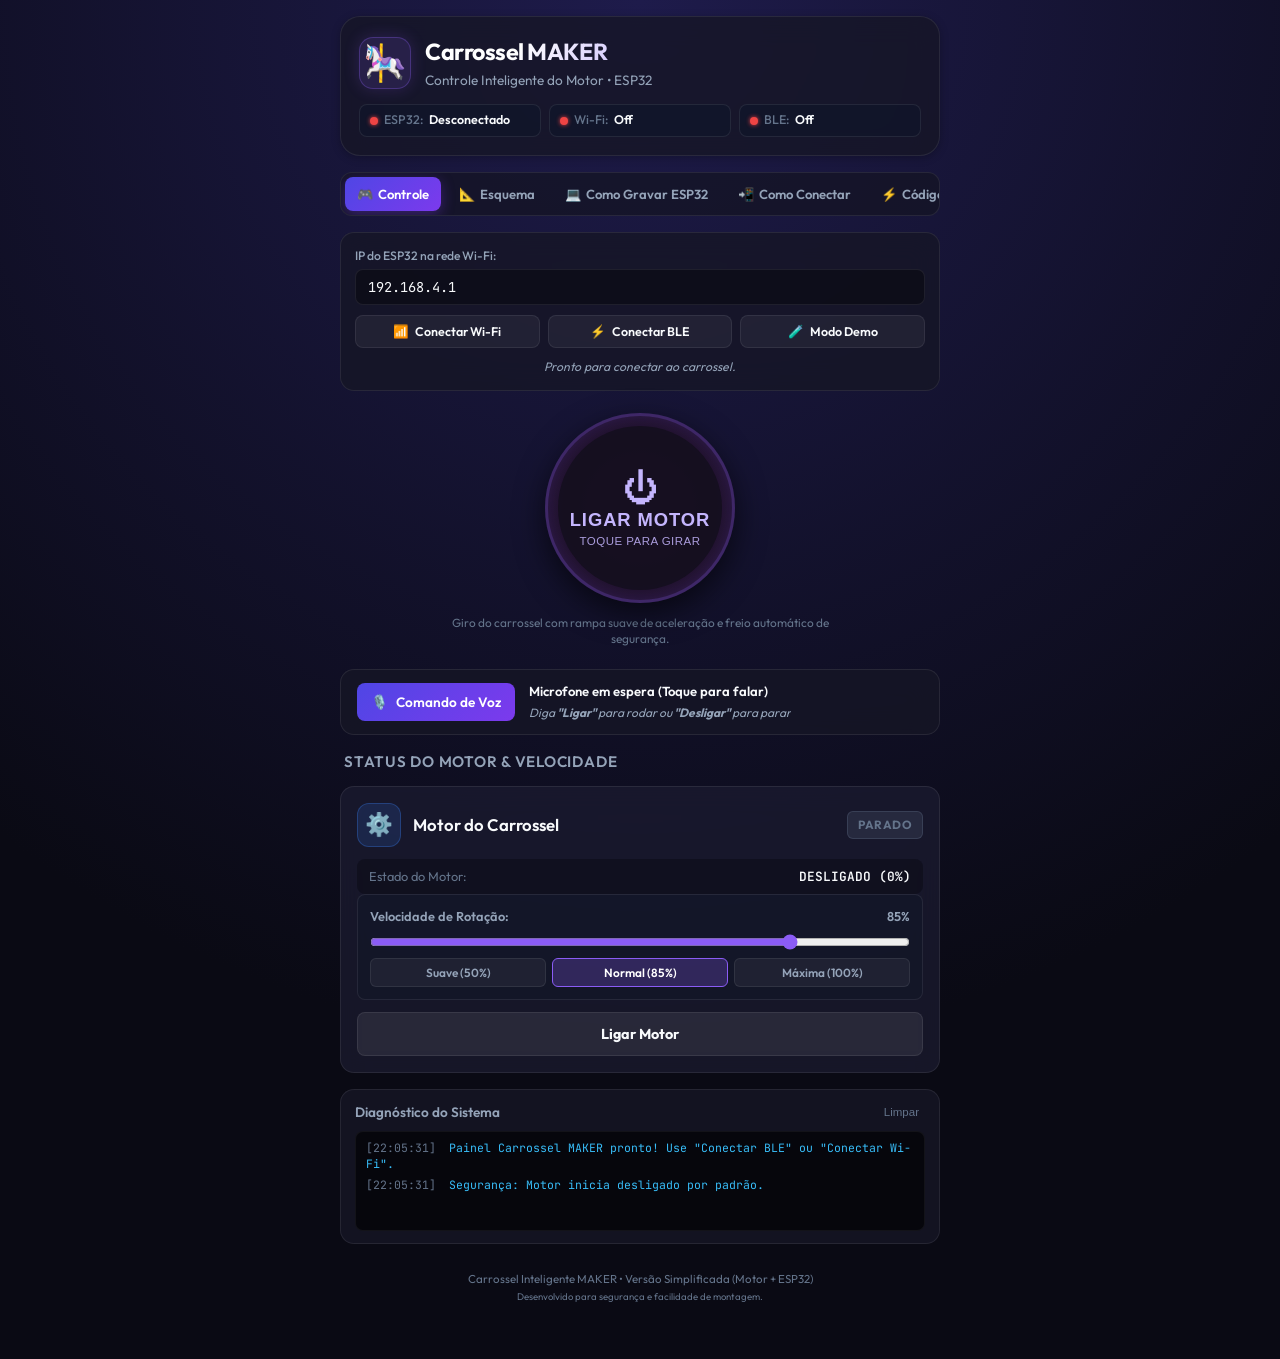
<file: index.html>
<!DOCTYPE html>
<html lang="pt-BR">
<head>
  <meta charset="UTF-8" />
  <meta name="viewport" content="width=device-width, initial-scale=1.0, maximum-scale=1.0, user-scalable=no" />
  <title>Carrossel MAKER • Controle do Motor & Guias</title>
  <link rel="preconnect" href="https://fonts.googleapis.com">
  <link rel="preconnect" href="https://fonts.gstatic.com" crossorigin>
  <link href="https://fonts.googleapis.com/css2?family=Outfit:wght@300;400;500;600;700;800&family=JetBrains+Mono:wght@400;500;600&display=swap" rel="stylesheet">
  <link rel="stylesheet" href="styles.css?v=4.0" />
</head>
<body>
  <div class="app-wrapper">
    <!-- Header com Marca e Status de Conexão -->
    <header class="header-card">
      <div class="header-brand">
        <div class="brand-icon">🎠</div>
        <div>
          <h1>Carrossel MAKER</h1>
          <p class="subtitle">Controle Inteligente do Motor • ESP32</p>
        </div>
      </div>

      <!-- Barra de Status de Conectividade -->
      <div class="connectivity-bar">
        <div class="conn-pill" id="pill-esp" title="Status geral de comunicação">
          <span class="status-dot dot-offline" id="dot-esp"></span>
          <span class="conn-label">ESP32:</span>
          <span class="conn-state" id="txt-esp">Desconectado</span>
        </div>

        <div class="conn-pill" id="pill-wifi" title="Conexão Wi-Fi (WebSocket/HTTP)">
          <span class="status-dot dot-offline" id="dot-wifi"></span>
          <span class="conn-label">Wi-Fi:</span>
          <span class="conn-state" id="txt-wifi">Off</span>
        </div>

        <div class="conn-pill" id="pill-ble" title="Conexão Bluetooth Low Energy">
          <span class="status-dot dot-offline" id="dot-ble"></span>
          <span class="conn-label">BLE:</span>
          <span class="conn-state" id="txt-ble">Off</span>
        </div>
      </div>

      <!-- Aviso de Modo Demonstracao -->
      <div class="demo-banner hidden" id="demo-banner">
        <span class="demo-icon">🧪</span>
        <div class="demo-text">
          <strong>MODO DEMONSTRAÇÃO ATIVO</strong>
          <small>Respostas simuladas na tela para você testar antes de conectar o ESP32 real.</small>
        </div>
      </div>
    </header>

    <!-- Barra de Navegação por Abas -->
    <nav class="tabs-nav" role="tablist">
      <button class="tab-btn active" id="tab-btn-control" data-tab="tab-control" role="tab">
        <span class="tab-icon">🎮</span> Controle
      </button>
      <button class="tab-btn" id="tab-btn-schematics" data-tab="tab-schematics" role="tab">
        <span class="tab-icon">📐</span> Esquema
      </button>
      <button class="tab-btn" id="tab-btn-prog" data-tab="tab-prog" role="tab">
        <span class="tab-icon">💻</span> Como Gravar ESP32
      </button>
      <button class="tab-btn" id="tab-btn-connect" data-tab="tab-connect" role="tab">
        <span class="tab-icon">📲</span> Como Conectar
      </button>
      <button class="tab-btn" id="tab-btn-config" data-tab="tab-config" role="tab">
        <span class="tab-icon">⚡</span> Código Arduino
      </button>
    </nav>

    <!-- ==================================================================== -->
    <!-- ABA 1: CONTROLE DO MOTOR                                             -->
    <!-- ==================================================================== -->
    <main class="tab-pane active" id="tab-control" role="tabpanel">
      <!-- Painel de Conexão Rápida -->
      <section class="conn-actions-card">
        <div class="input-group">
          <label for="input-esp-ip">IP do ESP32 na rede Wi-Fi:</label>
          <input type="text" id="input-esp-ip" placeholder="Ex: 192.168.4.1" value="192.168.4.1" />
        </div>
        <div class="conn-buttons">
          <button id="btn-connect-wifi" class="btn-action btn-wifi">
            <span class="btn-icon">📶</span> Conectar Wi-Fi
          </button>
          <button id="btn-connect-ble" class="btn-action btn-ble">
            <span class="btn-icon">⚡</span> Conectar BLE
          </button>
          <button id="btn-toggle-demo" class="btn-action btn-demo">
            <span class="btn-icon">🧪</span> Modo Demo
          </button>
        </div>
        <div id="conn-feedback" class="conn-feedback">Pronto para conectar ao carrossel.</div>
      </section>

      <!-- Botão Mestre Geral do Motor (LIGAR / DESLIGAR) -->
      <section class="master-control-section">
        <div class="master-btn-container">
          <button id="btn-master" class="master-button master-off" aria-label="Ligar ou Parar Motor do Carrossel">
            <div class="master-inner-ring">
              <div class="master-power-icon">⏻</div>
              <div class="master-title" id="master-title">LIGAR MOTOR</div>
              <div class="master-sub" id="master-sub">Toque para girar</div>
            </div>
          </button>
        </div>
        <p class="master-hint">Giro do carrossel com rampa suave de aceleração e freio automático de segurança.</p>
      </section>

      <!-- Seção de Comando de Voz -->
      <section class="voice-section">
        <div class="voice-card">
          <button id="btn-voice" class="btn-voice" title="Pressione e fale 'Ligar' ou 'Desligar'">
            <span class="voice-mic-icon">🎙️</span>
            <span class="voice-btn-text" id="voice-btn-text">Comando de Voz</span>
          </button>
          <div class="voice-info">
            <div class="voice-status" id="voice-status">Microfone em espera (Toque para falar)</div>
            <div class="voice-transcript" id="voice-transcript">Diga <strong>"Ligar"</strong> para rodar ou <strong>"Desligar"</strong> para parar</div>
          </div>
        </div>
      </section>

      <!-- Card de Status do Motor & Ajuste de Velocidade -->
      <section class="components-grid">
        <h2 class="section-title">Status do Motor & Velocidade</h2>

        <div class="component-card" id="card-motor">
          <div class="comp-header">
            <div class="comp-icon-box motor-color">⚙️</div>
            <div class="comp-info">
              <h3>Motor do Carrossel</h3>
              <span class="comp-state-badge badge-off" id="badge-motor">PARADO</span>
            </div>
          </div>

          <div class="comp-body">
            <div class="comp-real-state">
              <span class="telemetry-label">Estado do Motor:</span>
              <span class="telemetry-value" id="real-motor">DESLIGADO (0%)</span>
            </div>

            <!-- Ajuste Rápido de Velocidade do Motor -->
            <div class="speed-control-box">
              <label for="motor-speed-slider">Velocidade de Rotação: <span id="speed-display">85%</span></label>
              <input type="range" id="motor-speed-slider" min="30" max="100" value="85" step="5" />
              <div class="speed-presets">
                <button type="button" class="btn-preset" data-speed="50">Suave (50%)</button>
                <button type="button" class="btn-preset active" data-speed="85">Normal (85%)</button>
                <button type="button" class="btn-preset" data-speed="100">Máxima (100%)</button>
              </div>
            </div>
          </div>

          <div class="comp-footer">
            <button id="btn-toggle-motor" class="btn-toggle btn-toggle-off">Ligar Motor</button>
          </div>
        </div>
      </section>

      <!-- Console de Eventos, Diagnóstico e Segurança -->
      <section class="diagnostics-card">
        <div class="diag-header">
          <h3>Diagnóstico do Sistema</h3>
          <button id="btn-clear-log" class="btn-clear">Limpar</button>
        </div>
        <div id="event-log" class="event-log" role="log" aria-live="polite"></div>
      </section>
    </main>

    <!-- ==================================================================== -->
    <!-- ABA 2: ESQUEMA COMPLETO DO MOTOR                                     -->
    <!-- ==================================================================== -->
    <section class="tab-pane" id="tab-schematics" role="tabpanel">
      <div class="schematic-card">
        <h2>Esquema Elétrico: Apenas Motor + ESP32</h2>
        <p class="schematic-intro">
          Como o projeto foi simplificado para <strong>apenas o motor</strong>, veja exatamente como ligar sem risco de queimar o ESP32.
        </p>

        <!-- Alerta Vermelho Crítico -->
        <div class="warning-banner-crit">
          🚨 <strong>REGRA FUNDAMENTAL DE ELETRÔNICA:</strong><br>
          <strong>NUNCA ligue os fios do motor diretamente nos pinos (GPIOs) do ESP32!</strong><br>
          O pino do ESP32 só aguenta 12mA. O motorzinho elétrico puxa entre 200mA e 1000mA. Ligue sempre através de um <strong>Módulo Relé</strong> ou <strong>Módulo Transistor/MOSFET</strong>!
        </div>

        <!-- Seletor das 2 Formas Mais Fáceis de Ligar -->
        <div class="circuit-switch-box">
          <label><strong>Escolha o componente que você tem em mãos:</strong></label>
          <div class="circuit-options">
            <button class="btn-circuit-opt active" data-circuit="relay">
              🔌 Opção 1: Módulo Relé (Mais Fácil de Todos)
            </button>
            <button class="btn-circuit-opt" data-circuit="mosfet">
              ⚡ Opção 2: Módulo Transistor/MOSFET (Com Velocidade)
            </button>
          </div>
        </div>

        <!-- Detalhe do Circuito com Relé -->
        <div id="circuit-detail-relay" class="circuit-detail-box">
          <h3>Ligação com Módulo Relé de 1 Canal (Recomendado pela simplicidade)</h3>
          <p>O relé funciona como um interruptor liga/desliga acionado pelo ESP32 com isolamento total.</p>
          <div class="wiring-steps-list">
            <div class="step-item">
              <span class="step-num">1</span>
              <div>
                <strong>Ligar o Relé no ESP32:</strong>
                <ul>
                  <li>Pino <strong>VCC (ou DC+)</strong> do Relé ➔ Pino <strong>VIN (5V)</strong> do ESP32</li>
                  <li>Pino <strong>GND (ou DC-)</strong> do Relé ➔ Pino <strong>GND</strong> do ESP32</li>
                  <li>Pino <strong>IN</strong> do Relé ➔ Pino <strong>GPIO 25</strong> do ESP32</li>
                </ul>
              </div>
            </div>
            <div class="step-item">
              <span class="step-num">2</span>
              <div>
                <strong>Ligar o Motor e a Bateria no Relé:</strong>
                <ul>
                  <li>Polo <strong>Positivo (+)</strong> da Bateria/Fonte ➔ Terminal <strong>COM (Comum)</strong> do Relé</li>
                  <li>Terminal <strong>NA (Normalmente Aberto)</strong> do Relé ➔ Fio Positivo do Motor</li>
                  <li>Fio Negativo do Motor ➔ Polo <strong>Negativo (-)</strong> da Bateria/Fonte</li>
                  <li>Polo <strong>Negativo (-)</strong> da Bateria/Fonte ➔ Conecte também no <strong>GND</strong> do ESP32 (GND Comum)</li>
                </ul>
              </div>
            </div>
          </div>
        </div>

        <!-- Detalhe do Circuito com Transistor/MOSFET -->
        <div id="circuit-detail-mosfet" class="circuit-detail-box hidden">
          <h3>Ligação com Módulo Transistor / MOSFET (Permite Velocidade Suave)</h3>
          <p>Usando um transistor NPN (TIP120) ou módulo MOSFET (IRLZ44N), você controla tanto o liga/desliga quanto a velocidade de rotação.</p>
          <div class="wiring-steps-list">
            <div class="step-item">
              <span class="step-num">1</span>
              <div>
                <strong>Pinos de Controle:</strong>
                <ul>
                  <li>Pino <strong>SIG / Gate / Base</strong> ➔ Pino <strong>GPIO 25</strong> do ESP32 (com resistor de 220Ω a 1kΩ)</li>
                  <li>Pino <strong>GND</strong> do Módulo ➔ Pino <strong>GND</strong> do ESP32</li>
                </ul>
              </div>
            </div>
            <div class="step-item">
              <span class="step-num">2</span>
              <div>
                <strong>Alimentação do Motor:</strong>
                <ul>
                  <li>Fio Positivo do Motor ➔ Polo <strong>Positivo (+)</strong> da sua bateria (4.5V a 6V)</li>
                  <li>Fio Negativo do Motor ➔ Terminal <strong>Dreno (D) / Coletor</strong> do Transistor</li>
                  <li>Dica: Coloque um diodo comum (1N4007) invertido entre os dois polos do motor para evitar faíscas que resetem o ESP32!</li>
                </ul>
              </div>
            </div>
          </div>
        </div>

        <!-- Alimentação: Pilhas vs Fonte -->
        <div class="power-selector-box">
          <h3>🔋 Como Alimentar o Carrossel?</h3>
          <div class="power-cards-grid">
            <div class="p-card">
              <h4>Opção 1: Pilhas ou Baterias (Portátil)</h4>
              <p>• <strong>Suporte para 4 Pilhas AA (6V):</strong> Ligue o positivo das pilhas no motor e o negativo no GND comum.</p>
              <p>• <strong>Power Bank de Celular (5V):</strong> Ligue um cabo micro-USB direto no ESP32. Se o motor for de 5V, ele pode usar a mesma energia pelo pino VIN!</p>
              <p class="p-warn">⚠️ <em>Evite bateria quadrada de 9V: ela não tem corrente para motores e acaba em 5 minutos.</em></p>
            </div>
            <div class="p-card">
              <h4>Opção 2: Fonte de Celular na Tomada (Mais Estável)</h4>
              <p>• Use uma <strong>fonte de carregador de celular (5V / 2A)</strong> com cabo USB conectado no ESP32.</p>
              <p>• Você pode puxar os 5V do pino VIN do ESP32 para alimentar o motorzinho simples sem precisar de pilhas.</p>
              <p>• Ideal para testes na bancada ou feiras escolares.</p>
            </div>
          </div>
        </div>
      </div>
    </section>

    <!-- ==================================================================== -->
    <!-- ABA 3: TUTORIAL - COMO GRAVAR O ESP32 NO COMPUTADOR                  -->
    <!-- ==================================================================== -->
    <section class="tab-pane" id="tab-prog" role="tabpanel">
      <div class="guide-card">
        <h2>Tutorial: Como Gravar o ESP32 no PC (Sem Stress!)</h2>
        <p class="guide-intro">
          Gravar o ESP32 pela primeira vez pode ser chato por causa de drivers e portas COM. Siga este passo a passo à prova de erros:
        </p>

        <div class="guide-steps">
          <!-- Passo 1 -->
          <div class="guide-step">
            <div class="step-badge">Passo 1</div>
            <div class="step-content">
              <h3>Atenção ao Cabo USB (A Maior Pegadinha!)</h3>
              <p>Muitos cabos USB que vêm em caixinhas de fone ou brinquedos <strong>só servem para carregar bateria e NÃO passam dados</strong>.</p>
              <p>👉 Certifique-se de usar um cabo USB de boa qualidade que passe dados (como o cabo que você usa para passar fotos do celular pro computador).</p>
            </div>
          </div>

          <!-- Passo 2 -->
          <div class="guide-step">
            <div class="step-badge">Passo 2</div>
            <div class="step-content">
              <h3>Instalar o Driver USB no Windows (CH340 ou CP2102)</h3>
              <p>Quando você conecta o ESP32 na USB, o Windows precisa de um programinha (driver) para criar a <strong>Porta COM</strong>:</p>
              <ul>
                <li>Se a sua plaquinha ESP32 tem um chip quadradinho perto da USB escrito <strong>CH340</strong> ou <strong>CH340G</strong>: instale o <a href="https://www.wch-ic.com/downloads/CH341SER_EXE.html" target="_blank" rel="noopener">Driver CH340 Oficial</a>.</li>
                <li>Se o chip for o <strong>CP2102</strong> (Silicon Labs): instale o <a href="https://www.silabs.com/developers/usb-to-uart-bridge-vcp-drivers" target="_blank" rel="noopener">Driver CP2102 Oficial</a>.</li>
              </ul>
              <p>💡 <em>Como saber se deu certo?</em> Abra o <strong>Gerenciador de Dispositivos</strong> do Windows e veja se em <strong>Portas (COM e LPT)</strong> aparece algo como <code>Silicon Labs CP210x (COM3)</code> ou <code>USB-SERIAL CH340 (COM4)</code> sem triângulo amarelo.</p>
            </div>
          </div>

          <!-- Passo 3 -->
          <div class="guide-step">
            <div class="step-badge">Passo 3</div>
            <div class="step-content">
              <h3>Configurar a Arduino IDE</h3>
              <ol>
                <li>Abra a <strong>Arduino IDE</strong> no computador.</li>
                <li>Vá em <strong>Arquivo ➔ Preferências</strong>.</li>
                <li>No campo <em>"URLs do Gerenciador de Placas Adicionais"</em>, cole o link oficial da Espressif:<br>
                  <code class="code-inline">https://raw.githubusercontent.com/espressif/arduino-esp32/gh-pages/package_esp32_index.json</code>
                </li>
                <li>Clique em <strong>OK</strong>.</li>
                <li>Agora vá em <strong>Ferramentas ➔ Placa ➔ Gerenciador de Placas</strong>, pesquise por <strong>esp32</strong> e clique em <strong>Instalar</strong>.</li>
                <li>Instale também as bibliotecas no menu <strong>Ferramentas ➔ Gerenciar Bibliotecas</strong>:<br>
                  - <strong>ArduinoJson</strong> (versão 6.x)<br>
                  - <strong>WebSockets</strong> (por Markus Sattler)
                </li>
              </ol>
            </div>
          </div>

          <!-- Passo 4 -->
          <div class="guide-step highlight-step">
            <div class="step-badge">Passo 4</div>
            <div class="step-content">
              <h3>O Pulo do Gato: Erro "Failed to connect to ESP32: Timed out"</h3>
              <p>Muitas placas ESP32 têm um capacitor que não entra no modo de gravação sozinho. Quando você clica na setinha de Carregar, o programa compila e começa a mostrar:</p>
              <pre class="terminal-box">Connecting........_____....._____.....</pre>
              <p>👉 <strong>O que fazer se aparecer isso:</strong><br>
              Na placa ESP32 existem dois botõezinhos pretos: um escrito <strong>EN (ou RST)</strong> e outro escrito <strong>BOOT (ou IO0)</strong>.<br>
              Assim que o computador começar a mostrar <code>Connecting........</code>, <strong>aperte e segure o botão BOOT por 2 segundos e solte</strong>. A gravação começará imediatamente (mostrando <code>Writing at 0x00010000... (100%)</code>). Pronto!</p>
            </div>
          </div>
        </div>
      </div>
    </section>

    <!-- ==================================================================== -->
    <!-- ABA 4: TUTORIAL - COMO CONECTAR O CARROSSEL COM O SITE               -->
    <!-- ==================================================================== -->
    <section class="tab-pane" id="tab-connect" role="tabpanel">
      <div class="guide-card">
        <h2>Tutorial: Como Conectar o Carrossel com o Site</h2>
        <p class="guide-intro">
          Você tem duas formas muito fáceis de controlar o carrossel pelo celular ou computador:
        </p>

        <div class="guide-steps">
          <!-- Método 1: Wi-Fi -->
          <div class="guide-step">
            <div class="step-badge">Opção 1</div>
            <div class="step-content">
              <h3>Conexão Direta por Wi-Fi (Não precisa de internet de casa!)</h3>
              <p>O próprio ESP32 cria sua própria rede Wi-Fi como se fosse um mini-roteador portátil:</p>
              <ol>
                <li>Ligue o ESP32 na bateria ou no carregador de celular.</li>
                <li>No seu celular, abra as <strong>Configurações de Wi-Fi</strong>.</li>
                <li>Procure a rede chamada: <strong><code>Carrossel_Maker_ESP32</code></strong>.</li>
                <li>Digite a senha: <strong><code>carrossel123</code></strong> e conecte.</li>
                <li>Se o celular avisar <em>"Rede sem internet, deseja continuar conectado?"</em>, toque em <strong>SIM</strong>.</li>
                <li>Agora abra o site do carrossel (ou digite o IP <strong>192.168.4.1</strong>) e toque em <strong>"Conectar Wi-Fi"</strong>.</li>
                <li>A bolinha do Wi-Fi e do ESP32 ficarão verdes e você já pode controlar!</li>
              </ol>
            </div>
          </div>

          <!-- Método 2: Bluetooth BLE -->
          <div class="guide-step">
            <div class="step-badge">Opção 2</div>
            <div class="step-content">
              <h3>Conexão por Bluetooth BLE (Sem sair da internet)</h3>
              <p>Ideal se você quiser usar os dados móveis (4G/5G) no celular enquanto controla o brinquedo:</p>
              <ol>
                <li>Ligue o <strong>Bluetooth</strong> do seu celular.</li>
                <li>Abra este site no navegador <strong>Google Chrome</strong> (Android ou PC).</li>
                <li>Clique no botão <strong>⚡ Conectar BLE</strong> no painel.</li>
                <li>Uma janelinha vai abrir mostrando os aparelhos próximos. Selecione <strong>Carrossel_Maker_BLE</strong> e clique em <strong>Parear</strong>.</li>
                <li>Pronto! Conectado instantaneamente sem precisar mexer no Wi-Fi.</li>
              </ol>
            </div>
          </div>

          <!-- Método 3: Modo Demo -->
          <div class="guide-step">
            <div class="step-badge">Opção 3</div>
            <div class="step-content">
              <h3>Modo Demonstração (Para Testar Antes de Montar)</h3>
              <p>Quer ver como o botão mestre e o microfone respondem na tela mesmo sem o ESP32 por perto?</p>
              <p>Basta tocar no botão <strong>🧪 Modo Demo</strong>. O sistema simula as respostas na tela para você testar a fala e os botões à vontade!</p>
            </div>
          </div>
        </div>
      </div>
    </section>

    <!-- ==================================================================== -->
    <!-- ABA 5: GERADOR DE CÓDIGO ARDUINO (SIMPLES, 100% FUNCIONAL)          -->
    <!-- ==================================================================== -->
    <section class="tab-pane" id="tab-config" role="tabpanel">
      <div class="config-card">
        <h2>Código Completo para o ESP32 (Arduino IDE)</h2>
        <p class="config-intro">
          Este é o código exclusivo para <strong>ligar e desligar o motor</strong> pelo site e por voz. Basta clicar no botão de copiar, colar na Arduino IDE e gravar no ESP32!
        </p>

        <div class="generator-actions">
          <button type="button" id="btn-copy-code" class="btn-primary-generate">
            📋 COPIAR CÓDIGO COMPLETO (1 CLIQUE)
          </button>
          <span id="copy-status" class="copy-status"></span>
        </div>

        <!-- Caixa com o Código Gerado Pronto para Copiar e Colar -->
        <div class="code-output-container">
          <textarea id="generated-code-box" class="code-box" readonly spellcheck="false"></textarea>
          <p class="code-instructions">
            <strong>Instruções simples:</strong><br>
            1. Abra a Arduino IDE.<br>
            2. Crie um arquivo novo (Ctrl + N).<br>
            3. Apague tudo o que estiver escrito e <strong>cole o código acima</strong>.<br>
            4. Em <em>Ferramentas ➔ Placa</em>, escolha <strong>ESP32 Dev Module</strong>.<br>
            5. Em <em>Ferramentas ➔ Porta</em>, escolha a sua porta COM.<br>
            6. Clique no botão de <strong>Carregar (Seta para a direita ➔)</strong>.
          </p>
        </div>
      </div>
    </section>

    <!-- Rodapé Geral -->
    <footer class="app-footer">
      <p>Carrossel Inteligente MAKER • Versão Simplificada (Motor + ESP32)</p>
      <small>Desenvolvido para segurança e facilidade de montagem.</small>
    </footer>
  </div>

  <script src="voice.js?v=4.4"></script>
  <script src="comm.js?v=4.4"></script>
  <script src="app.js?v=4.4"></script>
</body>
</html>
</file>
<file: styles.css>
/* ==========================================================================
   CARROSSEL INTELIGENTE MAKER - DESIGN SYSTEM V4.0 (SIMPLIFICADO)
   Foco exclusivo no motor: Controle, Esquemas, Tutoriais e Gerador Arduino
   ========================================================================== */

:root {
  /* Cores Principais */
  --bg-deep: #0a0a14;
  --bg-surface: rgba(22, 22, 38, 0.78);
  --bg-card: rgba(30, 30, 52, 0.65);
  --bg-card-hover: rgba(40, 40, 68, 0.85);
  --border-subtle: rgba(255, 255, 255, 0.08);
  --border-active: rgba(147, 112, 219, 0.4);

  /* Acentos de Status */
  --accent-purple: #8b5cf6;
  --accent-cyan: #06b6d4;
  --accent-amber: #f59e0b;
  --color-success: #10b981;
  --color-danger: #ef4444;
  --color-warning: #f59e0b;
  --color-off: #64748b;

  /* Tipografia */
  --font-main: 'Outfit', -apple-system, BlinkMacSystemFont, sans-serif;
  --font-mono: 'JetBrains Mono', monospace;
  --text-primary: #f8fafc;
  --text-secondary: #94a3b8;
  --text-muted: #64748b;

  /* Sombras & Efeitos */
  --shadow-sm: 0 2px 8px rgba(0, 0, 0, 0.25);
  --shadow-glow-purple: 0 0 24px rgba(139, 92, 246, 0.35);
  --shadow-glow-green: 0 0 30px rgba(16, 185, 129, 0.45);
  --backdrop-blur: blur(14px);
  --radius-lg: 20px;
  --radius-md: 14px;
  --radius-sm: 8px;
  --transition-smooth: all 0.25s cubic-bezier(0.4, 0, 0.2, 1);
}

/* Reset Global */
*, *::before, *::after {
  box-sizing: border-box;
  margin: 0;
  padding: 0;
  -webkit-tap-highlight-color: transparent;
}

body {
  font-family: var(--font-main);
  background: radial-gradient(circle at 50% 0%, #1e1b4b 0%, #0a0a14 70%);
  color: var(--text-primary);
  min-height: 100vh;
  display: flex;
  justify-content: center;
  align-items: flex-start;
  padding: 16px;
  line-height: 1.5;
}

.app-wrapper {
  width: 100%;
  max-width: 600px;
  display: flex;
  flex-direction: column;
  gap: 16px;
  padding-bottom: 30px;
}

/* ==========================================================================
   Header Card & Connectivity Bar
   ========================================================================== */
.header-card {
  background: var(--bg-surface);
  backdrop-filter: var(--backdrop-blur);
  -webkit-backdrop-filter: var(--backdrop-blur);
  border: 1px solid var(--border-subtle);
  border-radius: var(--radius-lg);
  padding: 18px;
  box-shadow: var(--shadow-sm);
  display: flex;
  flex-direction: column;
  gap: 14px;
}

.header-brand {
  display: flex;
  align-items: center;
  gap: 14px;
}

.brand-icon {
  font-size: 2.2rem;
  background: rgba(139, 92, 246, 0.15);
  border: 1px solid rgba(139, 92, 246, 0.3);
  border-radius: 14px;
  width: 52px;
  height: 52px;
  display: flex;
  align-items: center;
  justify-content: center;
  box-shadow: 0 0 16px rgba(139, 92, 246, 0.2);
}

.header-brand h1 {
  font-size: 1.45rem;
  font-weight: 700;
  letter-spacing: -0.02em;
  background: linear-gradient(135deg, #ffffff 40%, #c4b5fd 100%);
  -webkit-background-clip: text;
  -webkit-text-fill-color: transparent;
}

.subtitle {
  font-size: 0.85rem;
  color: var(--text-secondary);
  font-weight: 400;
}

/* Connectivity Pills */
.connectivity-bar {
  display: grid;
  grid-template-columns: repeat(3, 1fr);
  gap: 8px;
}

.conn-pill {
  background: rgba(15, 23, 42, 0.6);
  border: 1px solid var(--border-subtle);
  border-radius: var(--radius-sm);
  padding: 6px 10px;
  display: flex;
  align-items: center;
  gap: 6px;
  font-size: 0.78rem;
  font-weight: 500;
  transition: var(--transition-smooth);
}

.conn-label { color: var(--text-muted); }
.conn-state { font-weight: 600; overflow: hidden; text-overflow: ellipsis; white-space: nowrap; }

.status-dot {
  width: 8px;
  height: 8px;
  border-radius: 50%;
  flex-shrink: 0;
  transition: var(--transition-smooth);
}
.dot-online { background-color: var(--color-success); box-shadow: 0 0 8px var(--color-success); }
.dot-offline { background-color: var(--color-danger); box-shadow: 0 0 4px var(--color-danger); }
.dot-warn { background-color: var(--color-warning); box-shadow: 0 0 8px var(--color-warning); }

/* Banner de Demonstração */
.demo-banner {
  background: linear-gradient(135deg, rgba(245, 158, 11, 0.15), rgba(217, 119, 6, 0.08));
  border: 1px solid rgba(245, 158, 11, 0.4);
  border-radius: var(--radius-sm);
  padding: 10px 12px;
  display: flex;
  align-items: center;
  gap: 10px;
}
.demo-banner.hidden { display: none; }
.demo-icon { font-size: 1.2rem; }
.demo-text strong { display: block; font-size: 0.82rem; color: #fcd34d; letter-spacing: 0.03em; }
.demo-text small { font-size: 0.74rem; color: #fde68a; line-height: 1.2; }

/* ==========================================================================
   Navegação por Abas (Tabs)
   ========================================================================== */
.tabs-nav {
  display: flex;
  gap: 6px;
  background: rgba(20, 20, 36, 0.75);
  padding: 4px;
  border-radius: 12px;
  border: 1px solid var(--border-subtle);
  overflow-x: auto;
  scrollbar-width: none;
}
.tabs-nav::-webkit-scrollbar { display: none; }

.tab-btn {
  background: transparent;
  border: none;
  color: var(--text-secondary);
  font-family: var(--font-main);
  font-size: 0.82rem;
  font-weight: 600;
  padding: 9px 12px;
  border-radius: 8px;
  cursor: pointer;
  display: flex;
  align-items: center;
  justify-content: center;
  gap: 5px;
  white-space: nowrap;
  flex: 1 0 auto;
  transition: var(--transition-smooth);
}

.tab-btn:hover {
  color: var(--text-primary);
  background: rgba(255, 255, 255, 0.05);
}

.tab-btn.active {
  background: linear-gradient(135deg, #4f46e5 0%, #7c3aed 100%);
  color: #ffffff;
  box-shadow: 0 4px 14px rgba(124, 58, 237, 0.35);
}

.tab-pane {
  display: none;
  flex-direction: column;
  gap: 16px;
}

.tab-pane.active {
  display: flex;
  animation: fadeIn 0.3s ease-out;
}

@keyframes fadeIn {
  from { opacity: 0; transform: translateY(6px); }
  to { opacity: 1; transform: translateY(0); }
}

/* ==========================================================================
   Ações de Conexão Rápida
   ========================================================================== */
.conn-actions-card {
  background: var(--bg-surface);
  backdrop-filter: var(--backdrop-blur);
  border: 1px solid var(--border-subtle);
  border-radius: var(--radius-md);
  padding: 14px;
  display: flex;
  flex-direction: column;
  gap: 10px;
}

.input-group { display: flex; flex-direction: column; gap: 4px; }
.input-group label { font-size: 0.76rem; color: var(--text-secondary); font-weight: 500; }
.input-group input {
  background: rgba(10, 10, 20, 0.7);
  border: 1px solid var(--border-subtle);
  border-radius: var(--radius-sm);
  color: var(--text-primary);
  font-family: var(--font-mono);
  font-size: 0.85rem;
  padding: 8px 12px;
  outline: none;
  transition: var(--transition-smooth);
}
.input-group input:focus { border-color: var(--accent-purple); box-shadow: 0 0 10px rgba(139, 92, 246, 0.25); }

.conn-buttons { display: grid; grid-template-columns: 1fr 1fr 1fr; gap: 8px; }
.btn-action {
  border: 1px solid var(--border-subtle);
  background: rgba(255, 255, 255, 0.05);
  border-radius: var(--radius-sm);
  color: var(--text-primary);
  font-family: var(--font-main);
  font-size: 0.78rem;
  font-weight: 600;
  padding: 8px 6px;
  cursor: pointer;
  display: flex;
  align-items: center;
  justify-content: center;
  gap: 6px;
  transition: var(--transition-smooth);
}
.btn-action:hover { background: rgba(255, 255, 255, 0.1); transform: translateY(-1px); }
.conn-feedback { font-size: 0.76rem; color: var(--text-secondary); font-style: italic; text-align: center; }

/* ==========================================================================
   Botão Master Geral (Motor)
   ========================================================================== */
.master-control-section { display: flex; flex-direction: column; align-items: center; gap: 12px; padding: 6px 0; }
.master-btn-container { display: flex; justify-content: center; align-items: center; }
.master-button {
  width: 190px;
  height: 190px;
  border-radius: 50%;
  border: none;
  cursor: pointer;
  position: relative;
  transition: all 0.4s cubic-bezier(0.175, 0.885, 0.32, 1.275);
  display: flex;
  align-items: center;
  justify-content: center;
  outline: none;
}
.master-inner-ring {
  width: 164px;
  height: 164px;
  border-radius: 50%;
  display: flex;
  flex-direction: column;
  align-items: center;
  justify-content: center;
  gap: 4px;
  transition: var(--transition-smooth);
}
.master-power-icon { font-size: 2.2rem; line-height: 1; }
.master-title { font-size: 1.15rem; font-weight: 800; letter-spacing: 0.05em; }
.master-sub { font-size: 0.72rem; text-transform: uppercase; letter-spacing: 0.04em; opacity: 0.85; }

.master-off {
  background: radial-gradient(circle, #2d1537 0%, #170e24 100%);
  box-shadow: 0 10px 30px rgba(0, 0, 0, 0.6), inset 0 0 20px rgba(139, 92, 246, 0.2);
  border: 3px solid rgba(139, 92, 246, 0.3);
}
.master-off .master-inner-ring { background: rgba(20, 15, 30, 0.9); color: #c4b5fd; }
.master-off:hover { transform: scale(1.03); box-shadow: 0 12px 35px rgba(0, 0, 0, 0.7), var(--shadow-glow-purple); }

.master-on {
  background: radial-gradient(circle, #064e3b 0%, #022c22 100%);
  box-shadow: 0 10px 35px rgba(16, 185, 129, 0.3), inset 0 0 25px rgba(52, 211, 153, 0.3);
  border: 3px solid rgba(16, 185, 129, 0.7);
  animation: pulseMasterOn 2.5s infinite ease-in-out;
}
.master-on .master-inner-ring { background: rgba(6, 78, 59, 0.85); color: #a7f3d0; }
.master-on:hover { transform: scale(1.03); box-shadow: 0 12px 40px rgba(16, 185, 129, 0.45); }

@keyframes pulseMasterOn {
  0%, 100% { box-shadow: 0 10px 35px rgba(16, 185, 129, 0.3); }
  50% { box-shadow: 0 10px 45px rgba(16, 185, 129, 0.6); }
}

.master-hint { font-size: 0.74rem; color: var(--text-muted); text-align: center; max-width: 400px; line-height: 1.35; }

/* ==========================================================================
   Comando de Voz
   ========================================================================== */
.voice-section { width: 100%; }
.voice-card {
  background: var(--bg-surface);
  backdrop-filter: var(--backdrop-blur);
  border: 1px solid var(--border-subtle);
  border-radius: var(--radius-md);
  padding: 12px 16px;
  display: flex;
  align-items: center;
  gap: 14px;
}
.btn-voice {
  background: linear-gradient(135deg, #4f46e5 0%, #7c3aed 100%);
  border: none;
  border-radius: var(--radius-sm);
  color: #ffffff;
  padding: 10px 14px;
  font-family: var(--font-main);
  font-size: 0.85rem;
  font-weight: 600;
  display: flex;
  align-items: center;
  gap: 8px;
  cursor: pointer;
  flex-shrink: 0;
  transition: var(--transition-smooth);
}
.btn-voice.listening { background: linear-gradient(135deg, #ef4444 0%, #b91c1c 100%); animation: pulseMic 1.2s infinite ease-in-out; }

@keyframes pulseMic {
  0%, 100% { box-shadow: 0 0 15px rgba(239, 68, 68, 0.4); transform: scale(1); }
  50% { box-shadow: 0 0 25px rgba(239, 68, 68, 0.8); transform: scale(1.05); }
}

.voice-info { display: flex; flex-direction: column; gap: 2px; overflow: hidden; }
.voice-status { font-size: 0.82rem; font-weight: 600; color: var(--text-primary); }
.voice-transcript { font-size: 0.75rem; color: var(--text-secondary); font-style: italic; white-space: nowrap; overflow: hidden; text-overflow: ellipsis; }

/* ==========================================================================
   Card de Componente (Motor e Velocidade)
   ========================================================================== */
.components-grid { display: flex; flex-direction: column; gap: 12px; }
.section-title { font-size: 0.95rem; font-weight: 600; color: var(--text-secondary); text-transform: uppercase; letter-spacing: 0.05em; padding-left: 4px; }
.component-card {
  background: var(--bg-card);
  backdrop-filter: var(--backdrop-blur);
  border: 1px solid var(--border-subtle);
  border-radius: var(--radius-md);
  padding: 16px;
  display: flex;
  flex-direction: column;
  gap: 12px;
  transition: var(--transition-smooth);
}
.component-card:hover { background: var(--bg-card-hover); border-color: var(--border-active); }

.comp-header { display: flex; align-items: center; gap: 12px; }
.comp-icon-box { width: 44px; height: 44px; border-radius: 12px; display: flex; align-items: center; justify-content: center; font-size: 1.4rem; }
.motor-color { background: rgba(59, 130, 246, 0.15); border: 1px solid rgba(59, 130, 246, 0.3); }

.comp-info { flex: 1; display: flex; justify-content: space-between; align-items: center; }
.comp-info h3 { font-size: 1.05rem; font-weight: 600; }
.comp-state-badge { font-size: 0.74rem; font-weight: 700; padding: 4px 10px; border-radius: 6px; letter-spacing: 0.04em; }
.badge-off { background: rgba(100, 116, 139, 0.2); color: var(--text-muted); border: 1px solid rgba(100, 116, 139, 0.3); }
.badge-on { background: rgba(16, 185, 129, 0.2); color: #6ee7b7; border: 1px solid rgba(16, 185, 129, 0.4); }

.comp-real-state { display: flex; justify-content: space-between; align-items: center; background: rgba(10, 10, 20, 0.5); padding: 8px 12px; border-radius: var(--radius-sm); font-size: 0.8rem; }
.telemetry-label { color: var(--text-muted); }
.telemetry-value { font-family: var(--font-mono); font-weight: 600; color: var(--text-primary); }

/* Controle de Velocidade */
.speed-control-box {
  display: flex;
  flex-direction: column;
  gap: 8px;
  background: rgba(15, 23, 42, 0.4);
  padding: 12px;
  border-radius: var(--radius-sm);
  border: 1px solid var(--border-subtle);
}
.speed-control-box label {
  font-size: 0.8rem;
  color: var(--text-secondary);
  display: flex;
  justify-content: space-between;
  font-weight: 600;
}
.speed-control-box input[type="range"] {
  width: 100%;
  accent-color: var(--accent-purple);
  cursor: pointer;
}
.speed-presets {
  display: grid;
  grid-template-columns: 1fr 1fr 1fr;
  gap: 6px;
}
.btn-preset {
  background: rgba(255, 255, 255, 0.05);
  border: 1px solid var(--border-subtle);
  border-radius: 6px;
  padding: 6px 4px;
  color: var(--text-secondary);
  font-family: var(--font-main);
  font-size: 0.74rem;
  font-weight: 600;
  cursor: pointer;
  transition: var(--transition-smooth);
}
.btn-preset:hover { background: rgba(255, 255, 255, 0.1); color: #fff; }
.btn-preset.active {
  background: rgba(139, 92, 246, 0.25);
  border-color: var(--accent-purple);
  color: #fff;
}

.btn-toggle {
  width: 100%;
  border: none;
  border-radius: var(--radius-sm);
  padding: 12px;
  font-family: var(--font-main);
  font-size: 0.9rem;
  font-weight: 700;
  cursor: pointer;
  transition: var(--transition-smooth);
}
.btn-toggle-off { background: rgba(255, 255, 255, 0.08); color: var(--text-primary); border: 1px solid var(--border-subtle); }
.btn-toggle-off:hover { background: rgba(255, 255, 255, 0.15); }
.btn-toggle-on { background: linear-gradient(135deg, #059669 0%, #10b981 100%); color: #ffffff; }

/* ==========================================================================
   Diagnóstico & Log
   ========================================================================== */
.diagnostics-card {
  background: var(--bg-surface);
  backdrop-filter: var(--backdrop-blur);
  border: 1px solid var(--border-subtle);
  border-radius: var(--radius-md);
  padding: 12px 14px;
  display: flex;
  flex-direction: column;
  gap: 8px;
}
.diag-header { display: flex; justify-content: space-between; align-items: center; }
.diag-header h3 { font-size: 0.85rem; font-weight: 600; color: var(--text-secondary); }
.btn-clear { background: none; border: none; color: var(--text-muted); font-size: 0.72rem; cursor: pointer; padding: 2px 6px; }
.event-log {
  background: rgba(5, 5, 10, 0.85);
  border: 1px solid rgba(255, 255, 255, 0.05);
  border-radius: var(--radius-sm);
  height: 100px;
  overflow-y: auto;
  padding: 8px 10px;
  font-family: var(--font-mono);
  font-size: 0.72rem;
  line-height: 1.45;
  color: #cbd5e1;
  display: flex;
  flex-direction: column;
  gap: 4px;
}
.log-time { color: #64748b; margin-right: 6px; }
.log-info { color: #38bdf8; }
.log-success { color: #4ade80; }
.log-warn { color: #facc15; }
.log-error { color: #f87171; }

/* ==========================================================================
   ABA 2: ESQUEMA DO MOTOR
   ========================================================================== */
.schematic-card, .guide-card, .config-card {
  background: var(--bg-surface);
  backdrop-filter: var(--backdrop-blur);
  border: 1px solid var(--border-subtle);
  border-radius: var(--radius-lg);
  padding: 18px;
  display: flex;
  flex-direction: column;
  gap: 16px;
}

.schematic-card h2, .guide-card h2, .config-card h2 { font-size: 1.25rem; font-weight: 700; color: #ffffff; }
.schematic-intro, .guide-intro, .config-intro { font-size: 0.84rem; color: var(--text-secondary); }

.warning-banner-crit {
  background: rgba(239, 68, 68, 0.15);
  border: 1px solid rgba(239, 68, 68, 0.5);
  border-radius: var(--radius-md);
  padding: 12px 14px;
  font-size: 0.8rem;
  color: #fecaca;
  line-height: 1.45;
}

.circuit-switch-box {
  display: flex;
  flex-direction: column;
  gap: 8px;
}
.circuit-switch-box label { font-size: 0.82rem; color: #f1f5f9; }
.circuit-options { display: grid; grid-template-columns: 1fr 1fr; gap: 8px; }
@media (max-width: 500px) { .circuit-options { grid-template-columns: 1fr; } }

.btn-circuit-opt {
  border: 1px solid var(--border-subtle);
  background: rgba(255, 255, 255, 0.05);
  color: var(--text-secondary);
  font-family: var(--font-main);
  font-size: 0.8rem;
  font-weight: 600;
  padding: 10px 8px;
  border-radius: 8px;
  cursor: pointer;
  transition: var(--transition-smooth);
  text-align: center;
}
.btn-circuit-opt.active {
  background: linear-gradient(135deg, rgba(139, 92, 246, 0.35), rgba(6, 182, 212, 0.25));
  border-color: var(--accent-cyan);
  color: #ffffff;
}

.circuit-detail-box {
  background: rgba(18, 18, 32, 0.85);
  border: 1px solid var(--border-subtle);
  border-radius: var(--radius-md);
  padding: 16px;
  display: flex;
  flex-direction: column;
  gap: 12px;
}
.circuit-detail-box.hidden { display: none; }
.circuit-detail-box h3 { font-size: 1rem; color: var(--accent-cyan); font-weight: 700; }
.circuit-detail-box p { font-size: 0.8rem; color: var(--text-secondary); }

.wiring-steps-list {
  display: flex;
  flex-direction: column;
  gap: 10px;
}
.step-item {
  display: flex;
  gap: 12px;
  background: rgba(10, 10, 22, 0.6);
  padding: 12px;
  border-radius: 8px;
  border: 1px solid rgba(255, 255, 255, 0.05);
}
.step-num {
  background: var(--accent-purple);
  color: #fff;
  width: 26px;
  height: 26px;
  border-radius: 50%;
  display: flex;
  align-items: center;
  justify-content: center;
  font-weight: 800;
  font-size: 0.85rem;
  flex-shrink: 0;
}
.step-item ul {
  margin-top: 6px;
  margin-left: 18px;
  font-size: 0.78rem;
  color: #cbd5e1;
  display: flex;
  flex-direction: column;
  gap: 4px;
}

.power-selector-box {
  display: flex;
  flex-direction: column;
  gap: 10px;
}
.power-selector-box h3 { font-size: 1rem; color: #fff; }
.power-cards-grid {
  display: grid;
  grid-template-columns: 1fr 1fr;
  gap: 10px;
}
@media (max-width: 500px) { .power-cards-grid { grid-template-columns: 1fr; } }
.p-card {
  background: rgba(15, 23, 42, 0.6);
  border: 1px solid var(--border-subtle);
  border-radius: var(--radius-md);
  padding: 12px;
  font-size: 0.78rem;
  color: #cbd5e1;
  display: flex;
  flex-direction: column;
  gap: 6px;
}
.p-card h4 { color: #fff; font-size: 0.85rem; }
.p-warn { color: #fca5a5; font-size: 0.74rem; }

/* ==========================================================================
   ABA 3 & 4: TUTORIAIS (GRAVAÇÃO ESP32 E CONEXÃO COM O SITE)
   ========================================================================== */
.guide-steps {
  display: flex;
  flex-direction: column;
  gap: 14px;
}
.guide-step {
  background: rgba(18, 18, 32, 0.75);
  border: 1px solid var(--border-subtle);
  border-radius: var(--radius-md);
  padding: 14px;
  display: flex;
  flex-direction: column;
  gap: 8px;
  position: relative;
}
.guide-step.highlight-step {
  border-color: rgba(245, 158, 11, 0.6);
  background: rgba(30, 25, 15, 0.85);
  box-shadow: 0 0 16px rgba(245, 158, 11, 0.15);
}
.step-badge {
  display: inline-block;
  background: rgba(139, 92, 246, 0.2);
  color: #c4b5fd;
  border: 1px solid rgba(139, 92, 246, 0.4);
  padding: 3px 8px;
  border-radius: 6px;
  font-size: 0.72rem;
  font-weight: 700;
  width: fit-content;
}
.guide-step.highlight-step .step-badge {
  background: rgba(245, 158, 11, 0.25);
  color: #fde68a;
  border-color: rgba(245, 158, 11, 0.5);
}

.step-content h3 { font-size: 0.95rem; font-weight: 700; color: #fff; margin-bottom: 4px; }
.step-content p, .step-content ul, .step-content ol {
  font-size: 0.8rem;
  color: #cbd5e1;
  line-height: 1.45;
}
.step-content ul, .step-content ol { margin-left: 18px; margin-top: 6px; display: flex; flex-direction: column; gap: 4px; }
.step-content a { color: var(--accent-cyan); text-decoration: underline; font-weight: 600; }

.code-inline {
  background: rgba(0, 0, 0, 0.6);
  color: #a5f3fc;
  padding: 2px 6px;
  border-radius: 4px;
  font-family: var(--font-mono);
  font-size: 0.74rem;
  word-break: break-all;
}
.terminal-box {
  background: #05050d;
  color: #4ade80;
  font-family: var(--font-mono);
  padding: 8px 12px;
  border-radius: 6px;
  font-size: 0.78rem;
  margin: 6px 0;
  border: 1px solid rgba(255, 255, 255, 0.1);
}

/* ==========================================================================
   ABA 5: GERADOR DE CÓDIGO ARDUINO
   ========================================================================== */
.generator-actions {
  display: flex;
  align-items: center;
  gap: 12px;
}
.btn-primary-generate {
  background: linear-gradient(135deg, #059669 0%, #10b981 100%);
  color: #ffffff;
  border: none;
  border-radius: var(--radius-sm);
  padding: 12px 18px;
  font-family: var(--font-main);
  font-size: 0.88rem;
  font-weight: 700;
  cursor: pointer;
  transition: var(--transition-smooth);
  box-shadow: 0 4px 14px rgba(16, 185, 129, 0.35);
}
.btn-primary-generate:hover { filter: brightness(1.1); transform: translateY(-1px); }
.copy-status { font-size: 0.82rem; font-weight: 700; color: #4ade80; }

.code-output-container {
  display: flex;
  flex-direction: column;
  gap: 8px;
}
.code-box {
  width: 100%;
  height: 280px;
  background: #05050d;
  border: 1px solid rgba(255, 255, 255, 0.1);
  border-radius: var(--radius-sm);
  padding: 12px;
  font-family: var(--font-mono);
  font-size: 0.74rem;
  line-height: 1.45;
  color: #a5f3fc;
  resize: vertical;
  outline: none;
  white-space: pre;
}
.code-instructions {
  font-size: 0.78rem;
  color: var(--text-secondary);
  line-height: 1.45;
  background: rgba(255, 255, 255, 0.03);
  padding: 12px;
  border-radius: 8px;
  border-left: 3px solid var(--accent-cyan);
}

/* ==========================================================================
   Footer
   ========================================================================== */
.app-footer {
  text-align: center;
  font-size: 0.72rem;
  color: var(--text-muted);
  display: flex;
  flex-direction: column;
  gap: 2px;
  padding: 10px 0;
}
</file>
